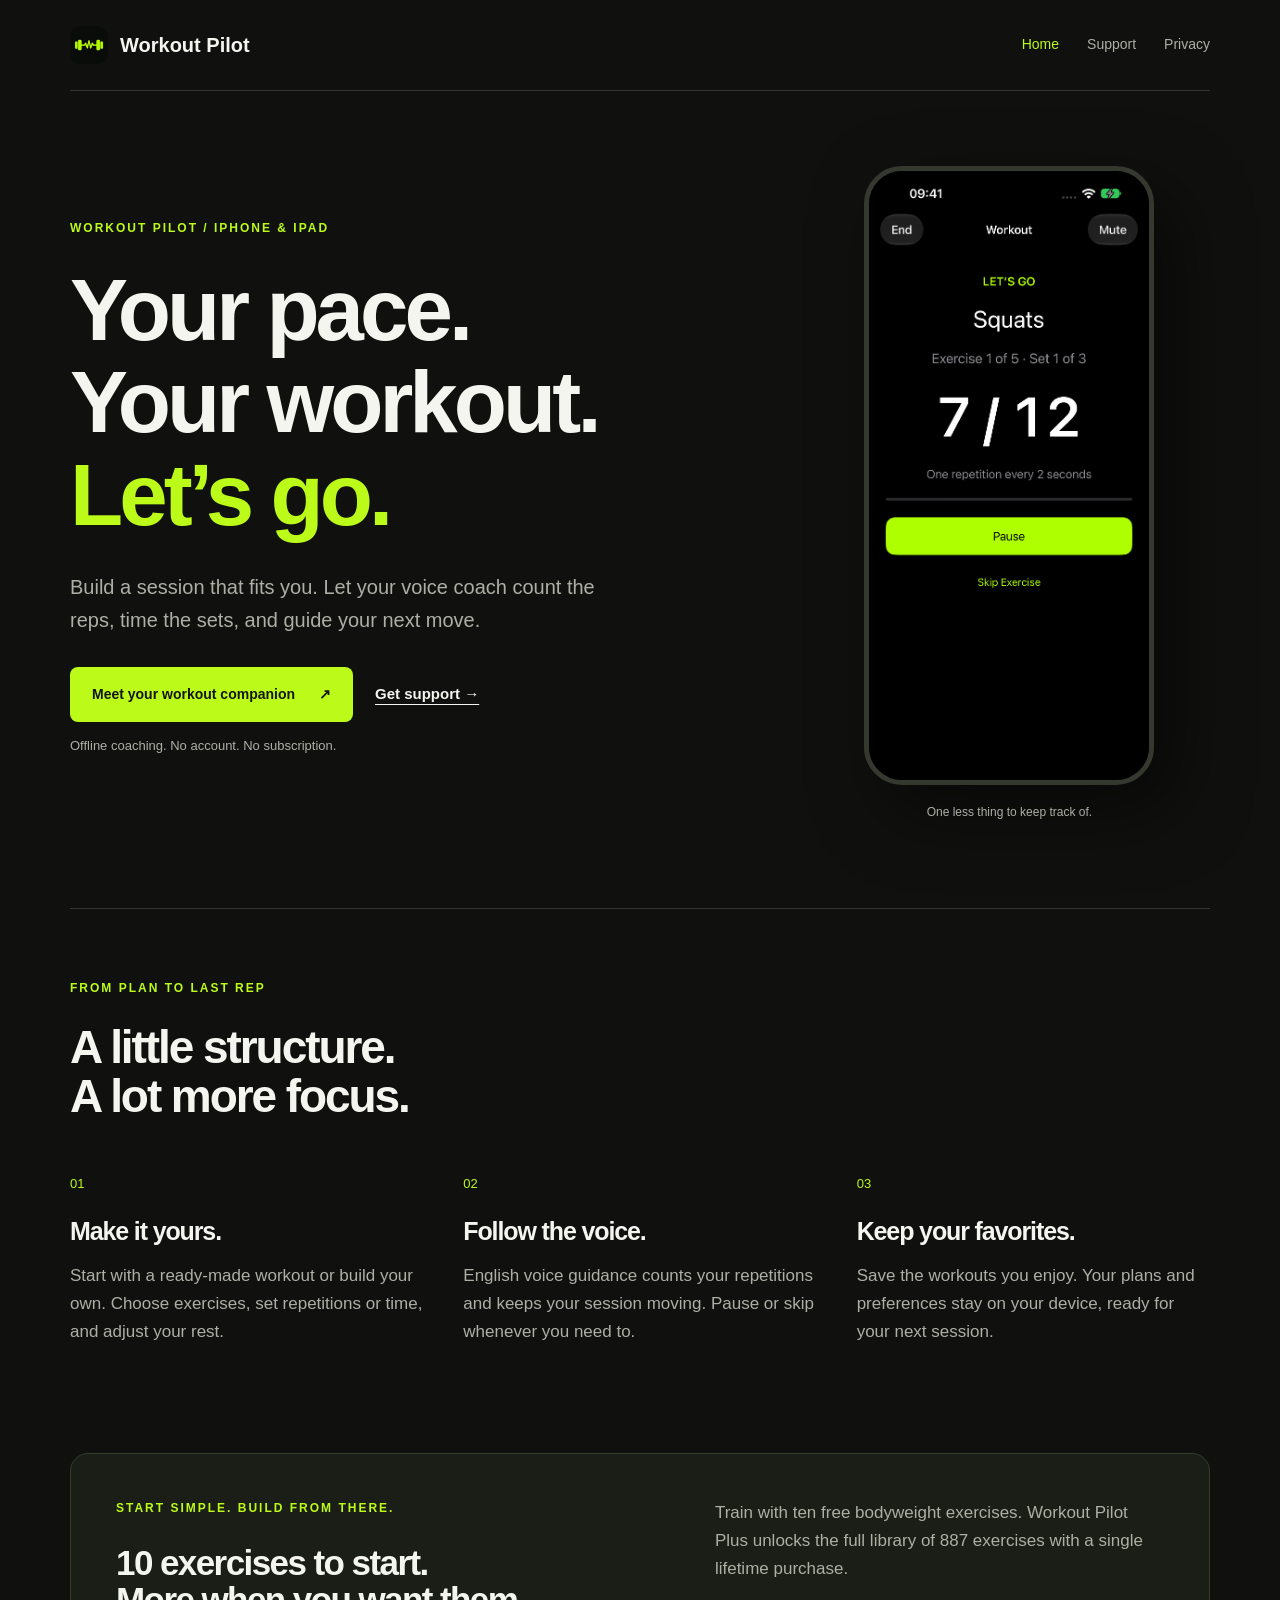
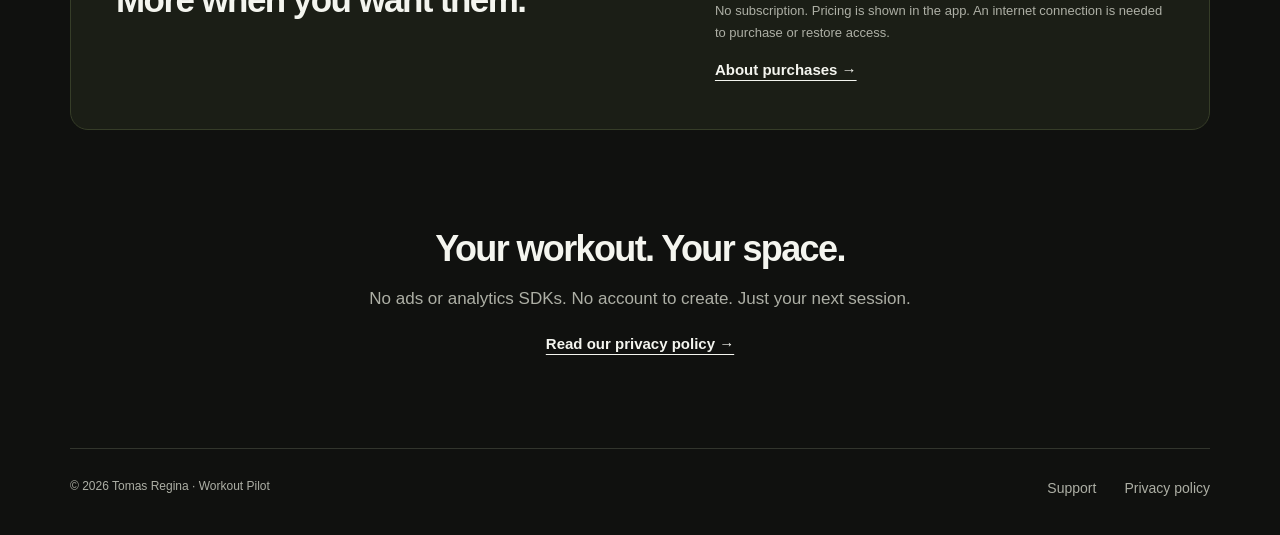
<file: index.html>
<!doctype html>
<html lang="en"><head><meta charset="utf-8"><meta name="viewport" content="width=device-width, initial-scale=1"><meta name="description" content="Build your workout and follow an offline voice coach. Workout Pilot for iPhone and iPad."><meta name="theme-color" content="#10110f"><title>Your pace. Your workout. · Workout Pilot</title><link rel="icon" href="assets/logo.webp"><link rel="stylesheet" href="styles.css"></head>
<body><a class="skip" href="#main">Skip to content</a><header class="wrap"><a class="brand" href="index.html"><img src="assets/logo.webp" width="38" height="38" alt="">Workout Pilot</a><nav aria-label="Main navigation"><a href="index.html" aria-current="page">Home</a><a href="support.html">Support</a><a href="privacy.html">Privacy</a></nav></header><main id="main" class="wrap">
<section class="hero"><div><p class="eyebrow">WORKOUT PILOT / IPHONE & IPAD</p><h1>Your pace.<br>Your workout.<br><em>Let’s go.</em></h1><p class="lead">Build a session that fits you. Let your voice coach count the reps, time the sets, and guide your next move.</p><div class="actions"><a class="button" href="#how-it-works">Meet your workout companion <span aria-hidden="true">↗</span></a><a class="text-link" href="support.html">Get support →</a></div><p class="small">Offline coaching. No account. No subscription.</p></div><figure class="phone"><img src="assets/coach.png" width="1206" height="2622" alt="Workout Pilot guiding a set of squats, counting repetition 7 of 12 with pause and skip controls."><figcaption>One less thing to keep track of.</figcaption></figure></section>
<section id="how-it-works" class="section"><p class="eyebrow">FROM PLAN TO LAST REP</p><h2>A little structure.<br>A lot more focus.</h2><div class="steps"><article><span class="number">01</span><h3>Make it yours.</h3><p>Start with a ready-made workout or build your own. Choose exercises, set repetitions or time, and adjust your rest.</p></article><article><span class="number">02</span><h3>Follow the voice.</h3><p>English voice guidance counts your repetitions and keeps your session moving. Pause or skip whenever you need to.</p></article><article><span class="number">03</span><h3>Keep your favorites.</h3><p>Save the workouts you enjoy. Your plans and preferences stay on your device, ready for your next session.</p></article></div></section>
<section class="plus"><div><p class="eyebrow">START SIMPLE. BUILD FROM THERE.</p><h2>10 exercises to start.<br>More when you want them.</h2></div><div><p>Train with ten free bodyweight exercises. Workout Pilot Plus unlocks the full library of 887 exercises with a single lifetime purchase.</p><p class="small">No subscription. Pricing is shown in the app. An internet connection is needed to purchase or restore access.</p><a class="text-link" href="support.html#purchases">About purchases →</a></div></section>
<section class="closing"><h2>Your workout. Your space.</h2><p>No ads or analytics SDKs. No account to create. Just your next session.</p><a class="text-link" href="privacy.html">Read our privacy policy →</a></section></main><footer class="wrap"><span>© 2026 Tomas Regina · Workout Pilot</span><nav aria-label="Footer"><a href="support.html">Support</a><a href="privacy.html">Privacy policy</a></nav></footer></body></html>
</file>
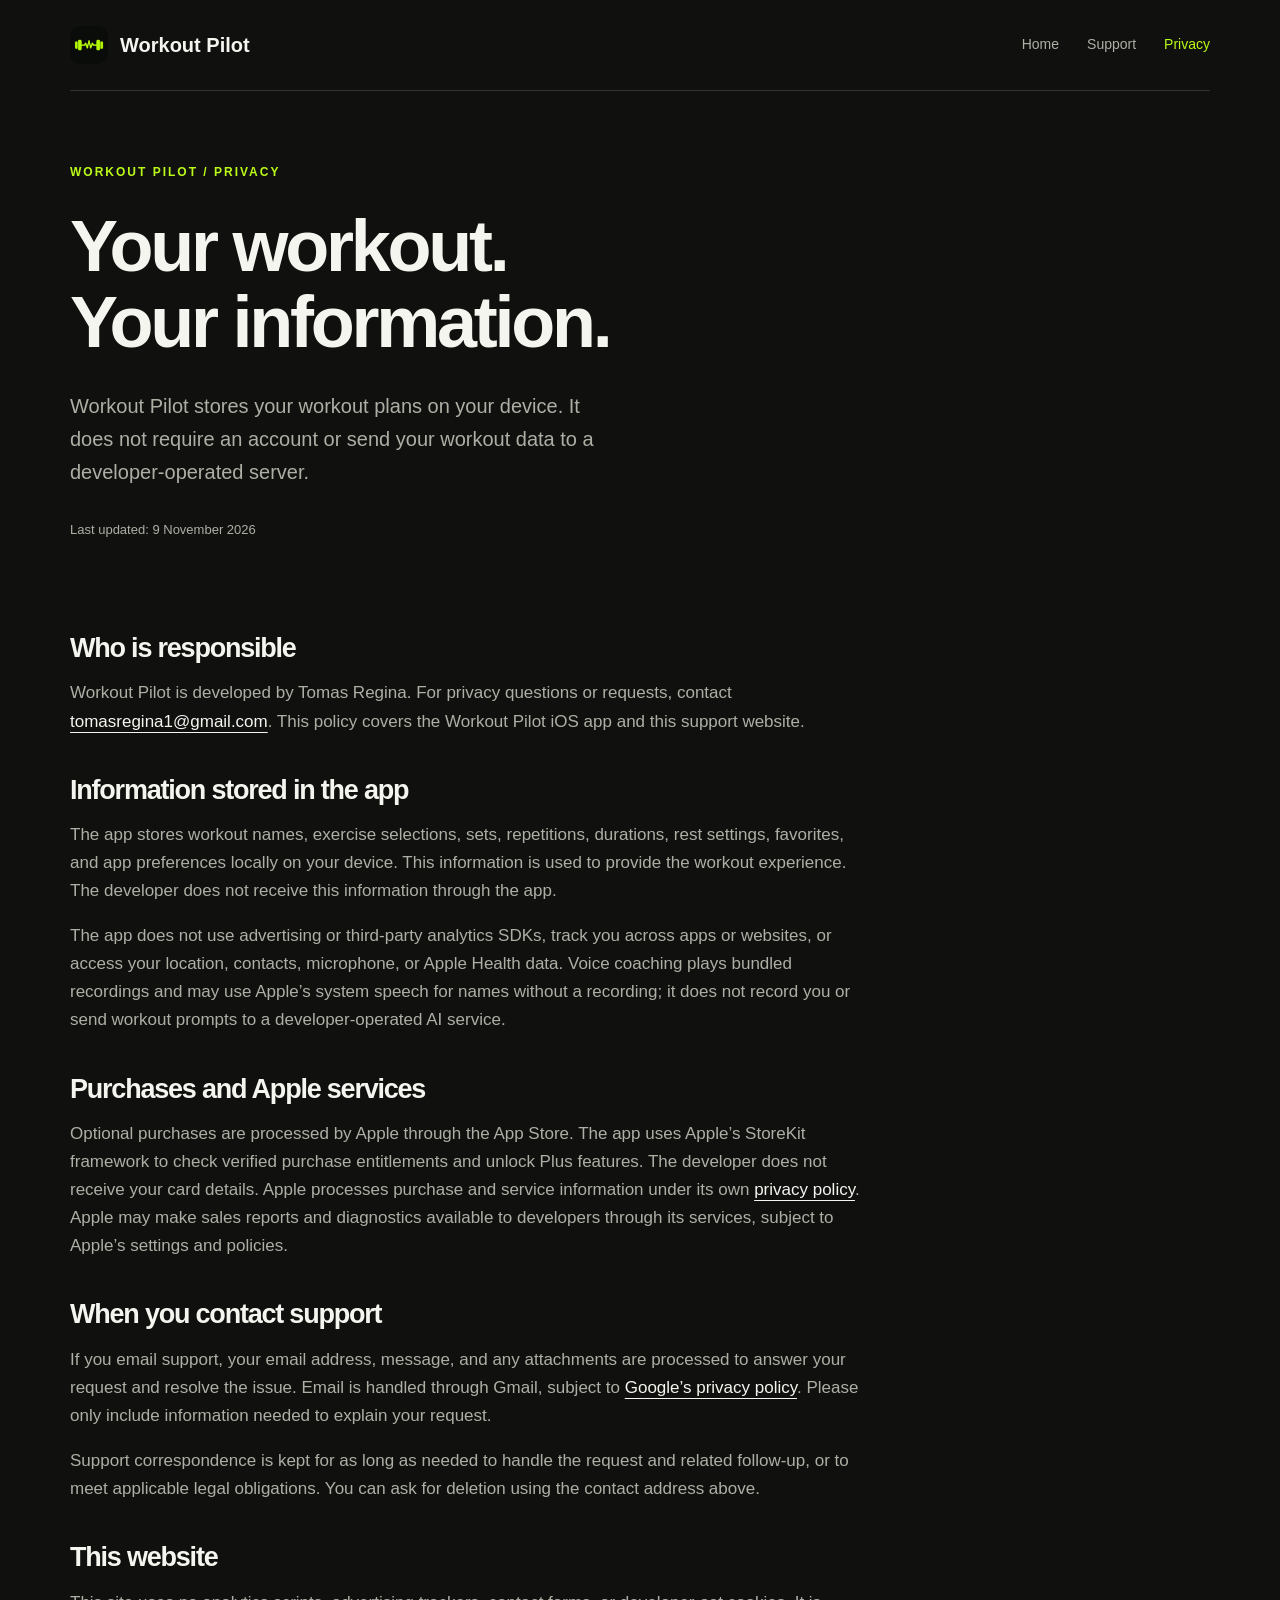
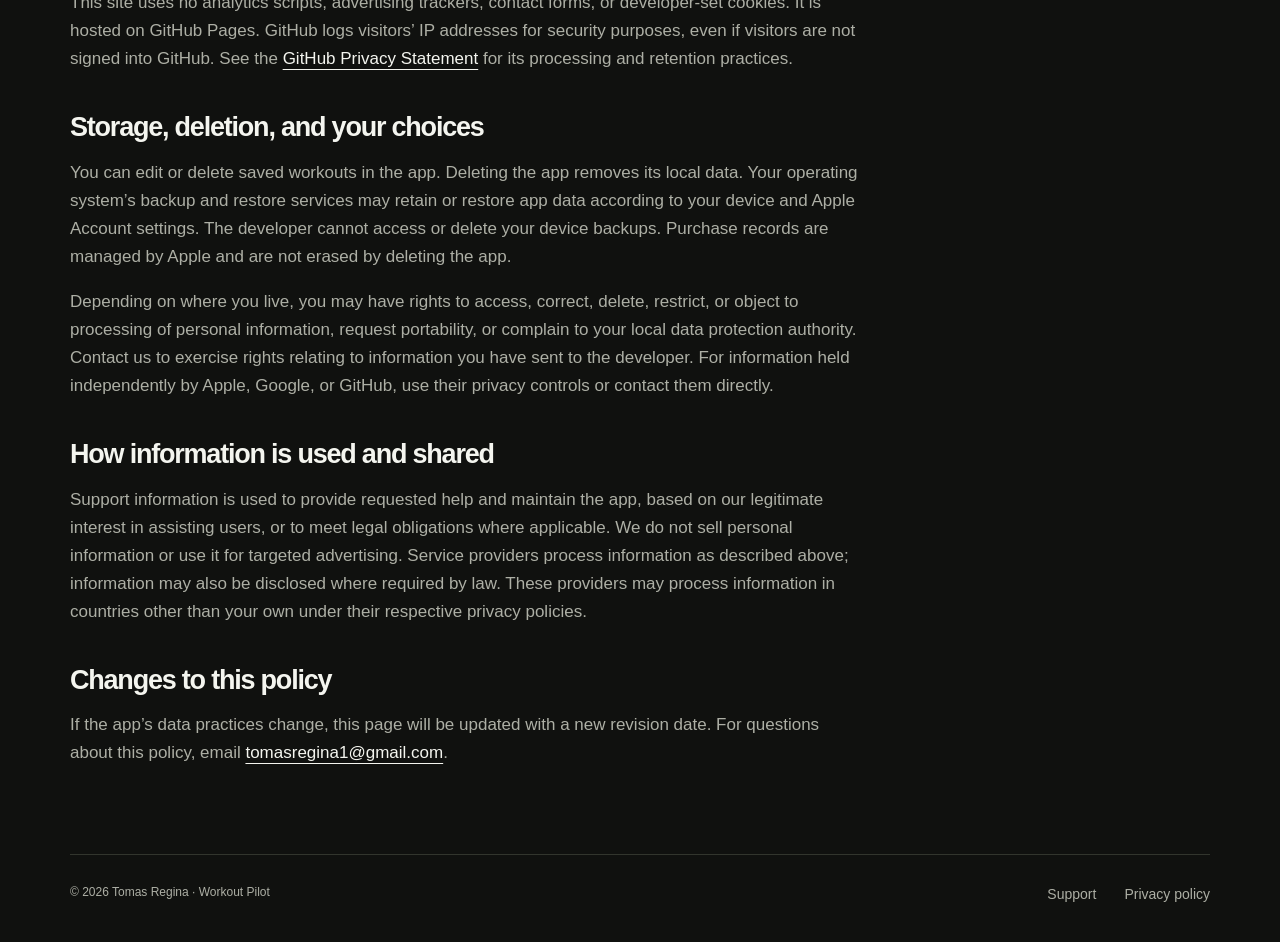
<file: privacy.html>
<!doctype html>
<html lang="en"><head><meta charset="utf-8"><meta name="viewport" content="width=device-width, initial-scale=1"><meta name="description" content="How Workout Pilot handles local workout data, Apple purchases, support messages, and website visits."><meta name="theme-color" content="#10110f"><title>Privacy policy · Workout Pilot</title><link rel="icon" href="assets/logo.webp"><link rel="stylesheet" href="styles.css"></head>
<body><a class="skip" href="#main">Skip to content</a><header class="wrap"><a class="brand" href="index.html"><img src="assets/logo.webp" width="38" height="38" alt="">Workout Pilot</a><nav aria-label="Main navigation"><a href="index.html">Home</a><a href="support.html">Support</a><a href="privacy.html" aria-current="page">Privacy</a></nav></header><main id="main" class="wrap">
<section class="page-intro"><p class="eyebrow">WORKOUT PILOT / PRIVACY</p><h1>Your workout.<br>Your information.</h1><p class="lead">Workout Pilot stores your workout plans on your device. It does not require an account or send your workout data to a developer-operated server.</p><p class="small">Last updated: 9 November 2026</p></section>
<article class="policy">
<h2>Who is responsible</h2><p>Workout Pilot is developed by Tomas Regina. For privacy questions or requests, contact <a href="mailto:tomasregina1@gmail.com">tomasregina1@gmail.com</a>. This policy covers the Workout Pilot iOS app and this support website.</p>
<h2>Information stored in the app</h2><p>The app stores workout names, exercise selections, sets, repetitions, durations, rest settings, favorites, and app preferences locally on your device. This information is used to provide the workout experience. The developer does not receive this information through the app.</p><p>The app does not use advertising or third-party analytics SDKs, track you across apps or websites, or access your location, contacts, microphone, or Apple Health data. Voice coaching plays bundled recordings and may use Apple’s system speech for names without a recording; it does not record you or send workout prompts to a developer-operated AI service.</p>
<h2>Purchases and Apple services</h2><p>Optional purchases are processed by Apple through the App Store. The app uses Apple’s StoreKit framework to check verified purchase entitlements and unlock Plus features. The developer does not receive your card details. Apple processes purchase and service information under its own <a href="https://www.apple.com/legal/privacy/">privacy policy</a>. Apple may make sales reports and diagnostics available to developers through its services, subject to Apple’s settings and policies.</p>
<h2>When you contact support</h2><p>If you email support, your email address, message, and any attachments are processed to answer your request and resolve the issue. Email is handled through Gmail, subject to <a href="https://policies.google.com/privacy">Google’s privacy policy</a>. Please only include information needed to explain your request.</p><p>Support correspondence is kept for as long as needed to handle the request and related follow-up, or to meet applicable legal obligations. You can ask for deletion using the contact address above.</p>
<h2>This website</h2><p>This site uses no analytics scripts, advertising trackers, contact forms, or developer-set cookies. It is hosted on GitHub Pages. GitHub logs visitors’ IP addresses for security purposes, even if visitors are not signed into GitHub. See the <a href="https://docs.github.com/en/site-policy/privacy-policies/github-general-privacy-statement">GitHub Privacy Statement</a> for its processing and retention practices.</p>
<h2>Storage, deletion, and your choices</h2><p>You can edit or delete saved workouts in the app. Deleting the app removes its local data. Your operating system’s backup and restore services may retain or restore app data according to your device and Apple Account settings. The developer cannot access or delete your device backups. Purchase records are managed by Apple and are not erased by deleting the app.</p><p>Depending on where you live, you may have rights to access, correct, delete, restrict, or object to processing of personal information, request portability, or complain to your local data protection authority. Contact us to exercise rights relating to information you have sent to the developer. For information held independently by Apple, Google, or GitHub, use their privacy controls or contact them directly.</p>
<h2>How information is used and shared</h2><p>Support information is used to provide requested help and maintain the app, based on our legitimate interest in assisting users, or to meet legal obligations where applicable. We do not sell personal information or use it for targeted advertising. Service providers process information as described above; information may also be disclosed where required by law. These providers may process information in countries other than your own under their respective privacy policies.</p>
<h2>Changes to this policy</h2><p>If the app’s data practices change, this page will be updated with a new revision date. For questions about this policy, email <a href="mailto:tomasregina1@gmail.com">tomasregina1@gmail.com</a>.</p></article></main><footer class="wrap"><span>© 2026 Tomas Regina · Workout Pilot</span><nav aria-label="Footer"><a href="support.html">Support</a><a href="privacy.html">Privacy policy</a></nav></footer></body></html>
</file>
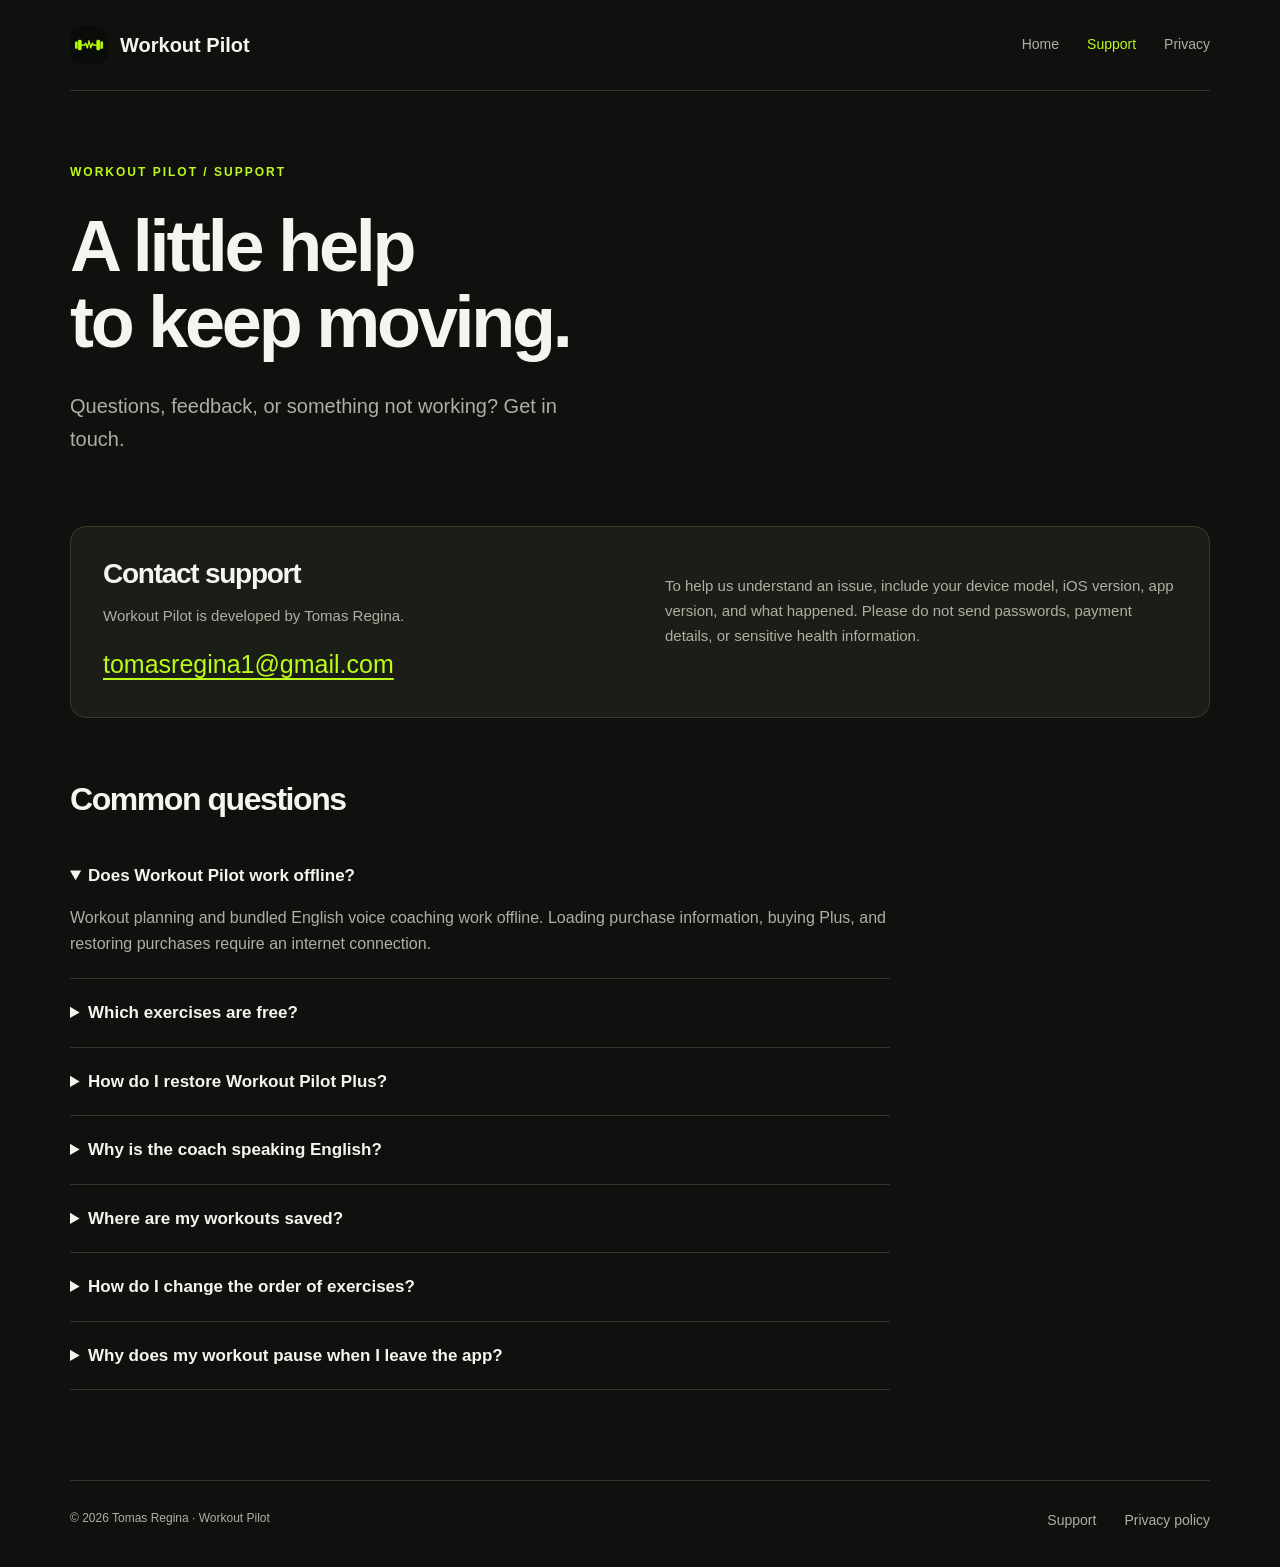
<file: support.html>
<!doctype html>
<html lang="en"><head><meta charset="utf-8"><meta name="viewport" content="width=device-width, initial-scale=1"><meta name="description" content="Get help with Workout Pilot, offline voice guidance, saved workouts, and purchases."><meta name="theme-color" content="#10110f"><title>Support · Workout Pilot</title><link rel="icon" href="assets/logo.webp"><link rel="stylesheet" href="styles.css"></head>
<body><a class="skip" href="#main">Skip to content</a><header class="wrap"><a class="brand" href="index.html"><img src="assets/logo.webp" width="38" height="38" alt="">Workout Pilot</a><nav aria-label="Main navigation"><a href="index.html">Home</a><a href="support.html" aria-current="page">Support</a><a href="privacy.html">Privacy</a></nav></header><main id="main" class="wrap">
<section class="page-intro"><p class="eyebrow">WORKOUT PILOT / SUPPORT</p><h1>A little help<br>to keep moving.</h1><p class="lead">Questions, feedback, or something not working? Get in touch.</p></section>
<section class="contact"><div><h2>Contact support</h2><p>Workout Pilot is developed by Tomas Regina.</p><a class="email" href="mailto:tomasregina1@gmail.com">tomasregina1@gmail.com</a></div><p>To help us understand an issue, include your device model, iOS version, app version, and what happened. Please do not send passwords, payment details, or sensitive health information.</p></section>
<section class="faq"><h2>Common questions</h2>
<details open><summary>Does Workout Pilot work offline?</summary><p>Workout planning and bundled English voice coaching work offline. Loading purchase information, buying Plus, and restoring purchases require an internet connection.</p></details>
<details><summary>Which exercises are free?</summary><p>Push-ups, squats, lunges, plank, side plank, jumping jacks, glute bridges, calf raises, superman, and bird dog are free. Plus unlocks the full library of 887 exercises.</p></details>
<details id="purchases"><summary>How do I restore Workout Pilot Plus?</summary><p>Use the same Apple Account that made the purchase. In Settings, open the Workout Pilot Plus section and choose Restore Purchases. Make sure you are connected to the internet. Plus is a one-time purchase, not a subscription.</p><p>Apple handles billing and refund requests. You can request help at <a href="https://reportaproblem.apple.com/">Apple’s Report a Problem website</a>.</p></details>
<details><summary>Why is the coach speaking English?</summary><p>The interface supports English, Slovak, German, French, Italian, Spanish, Polish, and Hungarian. Voice guidance is currently available in English only. Changing the interface language does not change the coach’s voice.</p></details>
<details><summary>Where are my workouts saved?</summary><p>Workouts, favorites, and preferences are stored locally on your device. Workout Pilot does not provide its own cloud sync or account system. Deleting the app removes its local data; device backups may retain a copy depending on your Apple settings.</p></details>
<details><summary>How do I change the order of exercises?</summary><p>Open the workout detail, touch and hold an exercise, then drag it to the position you want. Tap Save to keep the workout. Use Edit Multiple to adjust settings for selected exercises on the same screen.</p></details>
<details><summary>Why does my workout pause when I leave the app?</summary><p>Workout Pilot pauses when you leave the app or an audio interruption occurs. Return to the workout and resume when you are ready.</p></details></section></main><footer class="wrap"><span>© 2026 Tomas Regina · Workout Pilot</span><nav aria-label="Footer"><a href="support.html">Support</a><a href="privacy.html">Privacy policy</a></nav></footer></body></html>
</file>
<file: styles.css>
:root{color-scheme:dark;--bg:#10110f;--text:#f4f5ef;--muted:#adafa5;--lime:#bcfa19;--line:#32352d}*{box-sizing:border-box}html{scroll-behavior:smooth;scroll-padding-top:24px}body{margin:0;background:var(--bg);color:var(--text);font:17px/1.65 -apple-system,BlinkMacSystemFont,'Segoe UI',sans-serif}a{color:inherit;text-underline-offset:5px}a:hover{color:var(--lime)}a:focus-visible,summary:focus-visible{outline:2px solid var(--lime);outline-offset:6px}.wrap{width:min(1140px,calc(100% - 64px));margin:auto}header{display:flex;justify-content:space-between;align-items:center;padding:26px 0;border-bottom:1px solid var(--line);gap:20px}.brand{display:flex;align-items:center;gap:12px;font-size:20px;font-weight:700;text-decoration:none;white-space:nowrap}.brand img{border-radius:10px}nav{display:flex;gap:28px;align-items:center}nav a{font-size:14px;text-decoration:none;color:var(--muted)}nav a[aria-current]{color:var(--lime)}.skip{position:absolute;left:12px;top:-80px;background:var(--lime);color:#10110f;padding:8px 16px;z-index:9}.skip:focus{top:12px}.hero{display:grid;grid-template-columns:1.25fr .75fr;gap:70px;align-items:center;padding:75px 0 85px}.eyebrow{font-size:12px;font-weight:700;letter-spacing:2px;color:var(--lime);margin:0 0 25px}h1,h2,h3{line-height:1.06;letter-spacing:-.045em;margin:0}h1{font-size:clamp(52px,6.8vw,88px);font-weight:750}h1 em{font-style:normal;color:var(--lime)}.lead{font-size:20px;max-width:530px;color:var(--muted);margin:30px 0}.actions{display:flex;gap:22px;align-items:center;flex-wrap:wrap}.button{display:inline-flex;align-items:center;gap:24px;padding:16px 22px;border-radius:8px;background:var(--lime);color:#14160e;font-size:14px;font-weight:700;text-decoration:none}.button:hover{color:#14160e;background:#d2ff65}.text-link{font-size:15px;font-weight:600}.small{font-size:13px;color:var(--muted)}.phone{margin:0 auto;width:min(100%,290px);position:relative}.phone img{display:block;width:100%;height:auto;border:5px solid #35382e;border-radius:38px;box-shadow:22px 26px 70px #0008}.phone figcaption{text-align:center;font-size:12px;color:var(--muted);margin-top:18px}.section{padding:70px 0;border-top:1px solid var(--line)}h2{font-size:clamp(32px,4vw,46px)}.steps{display:grid;grid-template-columns:repeat(3,1fr);gap:40px;margin-top:52px}.number{font-size:13px;color:var(--lime);display:block;margin-bottom:24px}h3{font-size:25px}.steps p,.plus p,.closing p,.contact p,.faq p,.policy p{color:var(--muted)}.plus{display:grid;grid-template-columns:1.2fr 1fr;gap:60px;background:#1b1e16;border:1px solid #363d28;border-radius:18px;padding:45px;margin:20px 0 65px}.plus h2{font-size:35px}.plus p:first-child{margin-top:0}.plus .eyebrow{color:var(--lime)}.closing{text-align:center;padding:35px 0 90px}.closing h2{font-size:36px}footer{border-top:1px solid var(--line);padding:28px 0 35px;display:flex;justify-content:space-between;gap:20px;color:var(--muted);font-size:12px}.page-intro{padding:72px 0 40px}.page-intro h1{font-size:clamp(44px,6vw,72px)}.contact{display:grid;grid-template-columns:1fr 1fr;gap:50px;padding:32px;background:#1b1e16;border:1px solid #363d28;border-radius:16px}.contact h2{font-size:28px}.contact p{font-size:15px}.email{color:var(--lime);font-size:clamp(17px,2.5vw,25px);overflow-wrap:anywhere}.faq{max-width:820px;padding:65px 0 90px}.faq h2{margin-bottom:25px;font-size:32px}details{border-bottom:1px solid var(--line);padding:21px 0}summary{cursor:pointer;font-weight:600;line-height:1.5}details p{font-size:16px;margin-bottom:0}.policy{max-width:790px;padding:0 0 70px}.policy h2{font-size:27px;margin-top:40px}.policy a,.faq a{color:var(--text)}@media(max-width:760px){.wrap{width:calc(100% - 36px)}header{padding:20px 0;flex-wrap:wrap}.brand{font-size:18px}nav{gap:20px}.hero{grid-template-columns:1fr;gap:42px;padding:45px 0}.hero h1{font-size:64px}.phone{width:250px}.steps{grid-template-columns:1fr;gap:30px}.number{margin-bottom:10px}.plus,.contact{grid-template-columns:1fr;gap:15px;padding:26px}.plus{margin-bottom:35px}.section{padding:45px 0}.steps{margin-top:35px}.closing{padding:30px 0 55px}.page-intro{padding-top:45px}footer{flex-direction:column}.lead{font-size:18px}}@media(prefers-reduced-motion:reduce){html{scroll-behavior:auto}}
</file>
